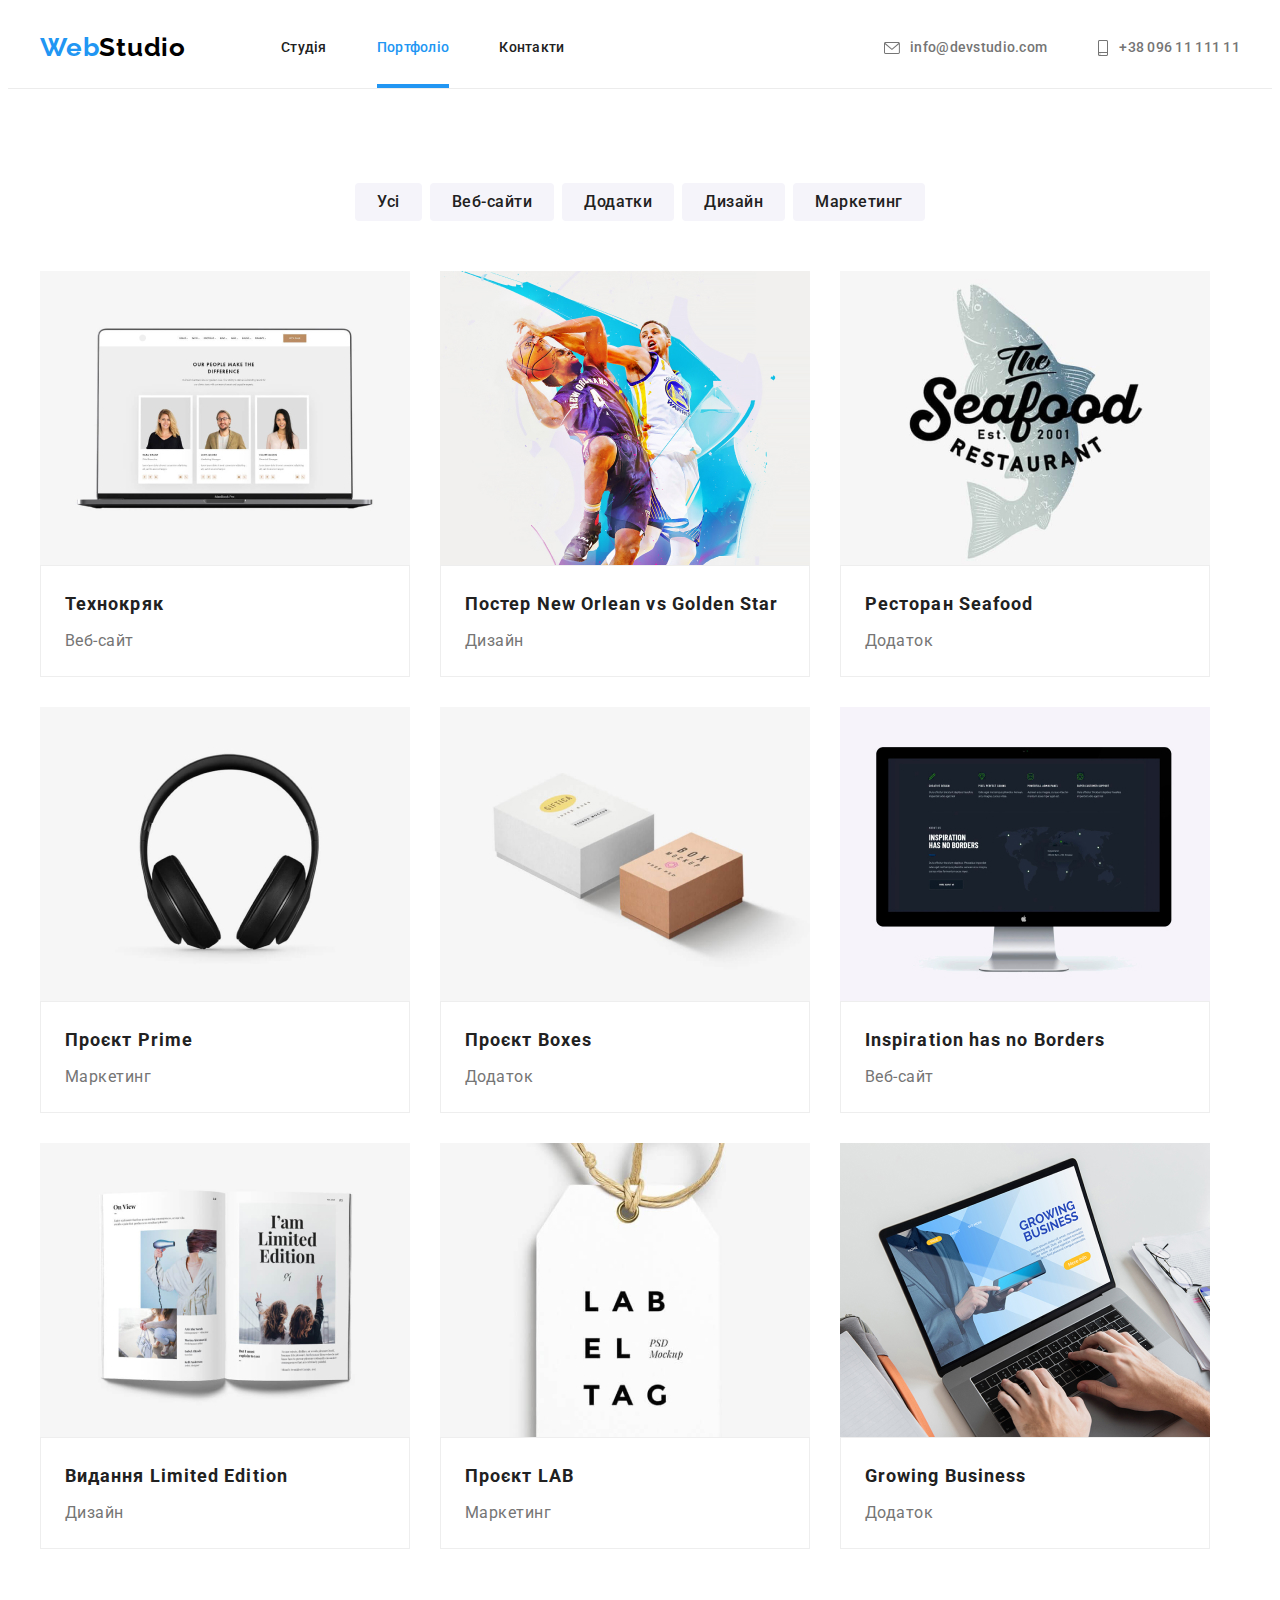
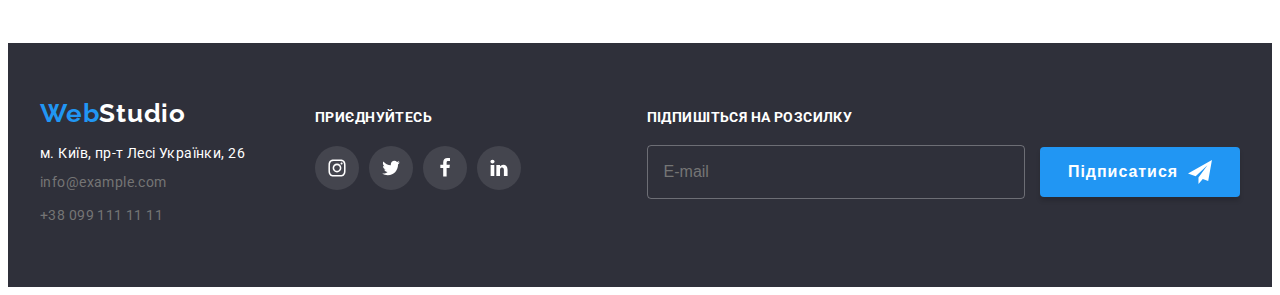
<file: portfolio.html>
<!DOCTYPE html>
<html lang="en">
<head>
    <meta charset="UTF-8">
    <meta name="viewport" content="width=device-width, initial-scale=1.0">
    <link rel="stylesheet" href="https://cdnjs.cloudflare.com/ajax/libs/modern-normalize/1.1.0/modern-normalize.min.css" 
    integrity="sha512-wpPYUAdjBVSE4KJnH1VR1HeZfpl1ub8YT/NKx4PuQ5NmX2tKuGu6U/JRp5y+Y8XG2tV+wKQpNHVUX03MfMFn9Q=="
     crossorigin="anonymous" referrerpolicy="no-referrer" />
    <link rel="preconnect" href="https://fonts.googleapis.com">
    <link rel="preconnect" href="https://fonts.gstatic.com" crossorigin>
    <link href="https://fonts.googleapis.com/css2?family=Raleway:wght@700&family=Roboto:wght@400;500;700;900&display=swap" rel="stylesheet">
    <!--<link rel="stylesheet" href="./css/styles.css">-->
    <link rel="stylesheet" href="./css/main.min.css">
    <title>WebStudio</title>
</head>
<body>
        <!--Info-->
    <header class="all-info">
        <div class="container header-box">
                        <a class="web-link" class="logo link" href="/index.html">Web<span class="logo">Studio</span></a>
                        <nav class="navigation">
                            <ul class="nav-list">
                                <li>
                                    <a href="./index.html" class="hero-nav">Студія</a> 
                                </li>
                                <li>
                                    <a href="./portfolio.html" class="hero-nav current">Портфоліо</a> 
                                </li>
                                <li>
                                    <a href="" class="hero-nav">Контакти</a>
                                </li>
                            </ul>
                        </nav>
                            <ul class="nav-list">
                                <li>
                                    <a href="mailto:info@devstudio.com" class="hero-nav-1">
                                        <svg class="icon-mail contact-icon" width="16" height="12">
                                            <use href="./images/symbol-defs.svg#icon-mail"></use>
                                           </svg>
                                           info@devstudio.com</a>
                                </li>
                                <li>
                                    <a href="tel:+38096111111" class="hero-nav-1">
                                        <svg class="icon-tel contact-icon" width="12" height="16">
                                            <use href="./images/symbol-defs.svg#icon-tel"></use>
                                        </svg>
                                        +38 096 11 111 11</a>
                                </li>
                            </ul>
                    </div>
                </header>
                <main class="container main-box"></main>
                    <section class="btn">
                        <div class="container">
                            <h1 class="visually-hidden">Общее</h1>
                            <ul class="btn-list">
                           <li>
                               <button class="btn-portfolio btn-port" type="button">Усі</button>
                           </li>
                           <li>
                               <button class="btn-portfolio btn-port" type="button">Веб-сайти</button>
                           </li>
                           <li>
                               <button class="btn-portfolio btn-port" type="button">Додатки</button>
                           </li>
                           <li>
                               <button class="btn-portfolio btn-port" type="button">Дизайн</button>
                           </li>
                           <li>
                               <button class="btn-portfolio btn-port" type="button">Маркетинг</button>
                           </li>
                       </ul>
                        <ul class="portfolio-list">
                        <li>
                            <a class="portfolio-border" href="#">
                                <div class="portfolio-work">
                                <img src="./images/portfolio-1.jpg" alt="user-photo" class="jpg" width="370" height="295">
                                <p class="overlay">Ресурс пропонує комплексні пропозиції з різним рівнем функціоналу та сервісів. Все це дозволить відвідувачу отримати вичерпні відомості про компанію чи приватну особу.</p>
                                </div>
                                <div class="portfolio">
                                 <h2 class="portfolio-title">Технокряк</h2>
                                 <p class="portfolio-name">Веб-сайт</p>
                                </div>
                            </a>
                        </li>
                        <li>
                            <a class="portfolio-border" href="#">
                                <div class="portfolio-work">
                                    <img class="portfolio-work" src="./images/portfolio-2.jpg" alt="user-photo" class="jpg" width="370" height="295">
                                    <p class="overlay">Ресурс пропонує комплексні пропозиції з різним рівнем функціоналу та сервісів. Все це дозволить відвідувачу отримати вичерпні відомості про компанію чи приватну особу.</p>
                                </div>
                                <div class="portfolio">
                                 <h2 class="portfolio-title">Постер New Orlean vs Golden Star</h2>
                                 <p class="portfolio-name">Дизайн</p>
                                </div></a>
                        </li>
                        <li>
                            <a class="portfolio-border" href="#">
                                <div class="portfolio-work">
                                    <img class="portfolio-work" src="./images/portfolio-3.jpg" alt="user-photo" class="jpg" width="370" height="295">
                                    <p class="overlay">Ресурс пропонує комплексні пропозиції з різним рівнем функціоналу та сервісів. Все це дозволить відвідувачу отримати вичерпні відомості про компанію чи приватну особу.</p>
                                </div>
                                <div class="portfolio">
                                 <h2 class="portfolio-title">Ресторан Seafood</h2>
                                 <p class="portfolio-name">Додаток</p>
                                </div>
                            </a>
                        </li>
                        <li>
                            <a class="portfolio-border" href="#">
                                <div class="portfolio-work">
                                    <img class="portfolio-work" src="./images/portfolio-4.jpg" alt="user-photo" class="jpg" width="370" height="295">
                                    <p class="overlay">Ресурс пропонує комплексні пропозиції з різним рівнем функціоналу та сервісів. Все це дозволить відвідувачу отримати вичерпні відомості про компанію чи приватну особу.</p>
                                </div>
                                <div class="portfolio">
                                 <h2 class="portfolio-title">Проєкт Prime</h2>
                                 <p class="portfolio-name">Маркетинг</p>
                                </div>
                            </a>
                        </li>
                        <li>
                            <a class="portfolio-border" href="#">
                                <div class="portfolio-work">
                                    <img class="portfolio-work" src="./images/portfolio-5.jpg" alt="user-photo" class="jpg" width="370" height="295">
                                    <p class="overlay">Ресурс пропонує комплексні пропозиції з різним рівнем функціоналу та сервісів. Все це дозволить відвідувачу отримати вичерпні відомості про компанію чи приватну особу.</p>
                                </div>
                                <div class="portfolio">
                                 <h2 class="portfolio-title">Проєкт Boxes</h2>
                                 <p class="portfolio-name">Додаток</p>
                                </div>
                            </a>
                        </li>
                        <li>
                            <a class="portfolio-border" href="#">
                                <div class="portfolio-work">
                                    <img class="portfolio-work" src="./images/portfolio-6.jpg" alt="user-photo" class="jpg" width="370" height="295">
                                    <p class="overlay">Ресурс пропонує комплексні пропозиції з різним рівнем функціоналу та сервісів. Все це дозволить відвідувачу отримати вичерпні відомості про компанію чи приватну особу.</p>
                                </div>
                                <div class="portfolio">
                                 <h2 class="portfolio-title">Inspiration has no Borders</h2>
                                 <p class="portfolio-name">Веб-сайт</p>
                                </div>
                            </a>
                        </li>
                        <li>
                            <a class="portfolio-border" href="#">
                                <div class="portfolio-work">
                                    <img class="portfolio-work" src="./images/portfolio-7.jpg" alt="user-photo" class="jpg" width="370" height="295">
                                    <p class="overlay">Ресурс пропонує комплексні пропозиції з різним рівнем функціоналу та сервісів. Все це дозволить відвідувачу отримати вичерпні відомості про компанію чи приватну особу.</p>
                                </div>
                                <div class="portfolio">
                                 <h2 class="portfolio-title">Видання Limited Edition</h2>
                                 <p class="portfolio-name">Дизайн</p>
                                </div>
                            </a>
                        </li>
                        <li>
                            <a class="portfolio-border" href="#">
                                <div class="portfolio-work">
                                    <img class="portfolio-work" src="./images/portfolio-8.jpg" alt="user-photo" class="jpg" width="370" height="295">
                                    <p class="overlay">Ресурс пропонує комплексні пропозиції з різним рівнем функціоналу та сервісів. Все це дозволить відвідувачу отримати вичерпні відомості про компанію чи приватну особу.</p>
                                </div>
                                <div class="portfolio">
                                 <h2 class="portfolio-title">Проєкт LAB</h2>
                                 <p class="portfolio-name">Маркетинг</p>
                                </div>
                            </a>
                        </li>
                        <li>
                            <a class="portfolio-border" href="#">
                                <div class="portfolio-work">
                                    <img class="portfolio-work" src="./images/portfolio-9.jpg" alt="user-photo" class="jpg" width="370" height="295">
                                    <p class="overlay">Ресурс пропонує комплексні пропозиції з різним рівнем функціоналу та сервісів. Все це дозволить відвідувачу отримати вичерпні відомості про компанію чи приватну особу.</p>
                                </div>
                                <div class="portfolio">
                                 <h2 class="portfolio-title">Growing Business</h2>
                                 <p class="portfolio-name">Додаток</p>
                                </div>
                            </a>
                        </li>
                    </ul>
                         </div>
                 </section>
                </main>
    <footer class="info">
        <div class="container">
            <div>
                <a class="web-link" class="logo link" href="/index.html">Web<span class="footer-logo">Studio</span></a>
                <address class="adress">
                    <ul class="adress-list">
                        <li class="navig">
                            <a class="nav-1" href="https://goo.gl/maps/CuGBia2X1jYm6iBx7" target="_blank" rel="noreferrer noopener">м. Київ, пр-т Лесі Українки, 26</a>
                        </li>
                        <li class="navig">
                            <a class="nav-2" href="mailto:info@devstudio.com">info@example.com</a>
                        </li>
                        <li class="navig">
                            <a class="nav-2" href="tel:+38096111111">+38 099 111 11 11 </a>
                        </li>
                    </ul>
            </div>
                </address>
                <div class="join">
                    <p class="join-title">Приєднуйтесь</p>
                    <ul class="join-box">
                      <li class="join-list-item">
                        <a href="" class="join-list-link">
                          <svg class="join-list-icon">
                          <use href="./images/symbol-defs.svg#icon-instagram" width="20" heigh="20"></use>
                        </svg>
                        </a>
                        
                      </li>
                      <li class="join-list-item">
                        <a href="" class="join-list-link">
                           <svg class="join-list-icon">
                          <use href="./images/symbol-defs.svg#icon-twitter" width="20" heigh="20"></use>
                        </svg>
                        </a>
                       
                      </li>
                      <li class="join-list-item">
                        <a href="" class="join-list-link">
                           <svg class="join-list-icon">
                          <use href="./images/symbol-defs.svg#icon-facebook" width="20" heigh="20"></use>
                        </svg>
                        </a>
                       
                      </li>
                      <li class="join-list-item">
                        <a href="" class="join-list-link">
                          <svg class="join-list-icon">
                          <use href="./images/symbol-defs.svg#icon-linkedin" width="20" heigh="20"></use>
                        </svg>
                        </a>
                        
                      </li>
                    </ul>
                  </div>
                  <div class="mailing-list">
                    <p class="mailing-list-title">ПІДПИШІТЬСЯ НА РОЗСИЛКУ</p>
                    <label>
                      <input type="text" class="mailing-list-form" placeholder="E-mail" pattern="[a-z][@]" name="user_mailing">
                      <button type="submit" class="mailing-list-button mailing-list-button-title">Підписатися 
                        <svg class="icon-send-mailing" width="24px" height="24px">
                        <use href="./images/symbol-defs.svg#icon-send"></use>
                    </svg>
                  </button>
                </label>
                    
                  </div>
    </footer>
</div>  

</body>
</html>
</file>
<file: css/main.min.css>
:root{--text-color-1: #212121}:root{--text-color-2: #FFFFFF}:root{--text-color-3: #2196F3}:root{--text-color-4: #000000}:root{--text-color-5: #757575}:root{--color-5: #188CE8}:root{--color-1: #2196F3}:root{--color-2: #EEEEEE}:root{--color-3: #ECECEC}:root{--color-4: #FFFFFF}:root{--background-color-1: #F5F4FA}:root{--background-color-2: #2F303A}:root{--background-color-3: #FFFFFF}:root{--icon-color-1: #AFB1B8}.visually-hidden{position:absolute;width:1px;height:1px;margin:-1px;border:0;padding:0;white-space:nowrap;clip-path:inset(100%);clip:rect(0 0 0 0);overflow:hidden}footer{background:#2f303a}h1{font-family:"Roboto",sans-serif}body{letter-spacing:.03em;font-size:14px;background-color:#fff;color:#212121;font-family:"Roboto",sans-serif}p{margin:0;padding:0}h1,h2,h3,h4,h5,h6,p{margin:0}img{display:block;max-width:100%;height:auto}address{font-style:normal}ul{list-style:none;padding:0;margin:0}a{text-decoration:none;color:currentColor}.container{width:1200px;margin-right:auto;margin-left:auto;padding-left:15px;padding-right:15px}.header-box{display:flex;align-items:center}.main-box{display:flex;align-items:center}.button-1,.btn-portfolio-1{display:block;margin:0 auto}.hero-background{background-color:#c4c4c4;background-image:linear-gradient(to right, rgba(47, 48, 58, 0.4), rgba(47, 48, 58, 0.4)),url(../images/hero-background.jpg);background-repeat:no-repeat;background-size:cover;background-position:center;max-width:1600px;height:600px;margin:0 auto}.hero{text-align:center;padding:200px 0}.hero-title{width:696px;margin:0 auto;margin-bottom:30px;font-style:normal;font-weight:900;font-size:44px;line-height:1.36;text-align:center;letter-spacing:.06em;text-transform:uppercase;color:#fff}.hero-button{padding:10px 32px;font-family:"Roboto";font-style:normal;font-weight:700;font-size:16px;line-height:30px;letter-spacing:.06em;cursor:pointer;box-shadow:0px 4px 4px rgba(0,0,0,.15);border-radius:4px;border:none;transition:color 250ms cubic-bezier(0.4, 0, 0.2, 1);background-color:var(--color-1);color:var(--text-color-2)}.hero-button:hover,.hero-button:focus{color:#000;background-color:var(--text-color-3)}.main-content{text-align:center;letter-spacing:.06em;text-transform:uppercase}.backdrop{position:fixed;top:0;left:0;z-index:100;width:100%;height:100%;background-color:rgba(0,0,0,.2);transition:opacity 250ms,visibility 250ms}.backdrop.is-hidden{opacity:0;visibility:hidden;pointer-events:none}.modal{position:absolute;top:50%;left:50%;transform:translate(-50%, -50%);width:528px;height:580px;background-color:var(--color-4);padding:40px}.modal-form-title{font-family:"Roboto";font-size:20px;font-weight:700;text-align:center;margin-bottom:30px}.modal-form{display:flex;flex-direction:column}.modal-form-field-commentar{margin-bottom:20px}.modal-form-field{margin-bottom:10px}.modal-form-input-wrapper{position:relative}.modal-form-input-icon{position:absolute;top:50%;left:12px;transform:translateY(-50%);width:18px;height:18px;fill:currentColor}.modal-form-input:focus+.modal-form-input-icon{fill:var(--color-1);transition:fill 250ms cubic-bezier(0.4, 0, 0.2, 1)}.modal-form-check-field{left:16px;display:flex;justify-content:center;color:var(--text-color-5)}.modal-form-input{width:100%;height:40px;border:1px solid rgba(33,33,33,.2);border-radius:4px;padding-left:42px}.modal-form-input:focus{outline:none;border-color:var(--color-1);transition:border 250ms cubic-bezier(0.4, 0, 0.2, 1)}.modal-form-field-desc{display:block;font-size:12px;color:var(--text-color-5);margin-bottom:4px}.modal-form-message{padding-top:12px;padding-left:16px;width:448px;height:120px;resize:none;border:1px solid rgba(33,33,33,.2);border-radius:4px}.modal-form-message:focus{outline:none;border-color:var(--color-1);transition:border 250ms cubic-bezier(0.4, 0, 0.2, 1)}.modal-close-btn{position:absolute;display:flex;align-items:center;justify-content:center;width:30px;height:30px;border-radius:50%;margin-right:8px;margin-top:8px;cursor:pointer;top:0;right:0;background-color:rgba(0,0,0,0);border:1px solid #303030;padding:0}.modal-close-btn:hover,.modal-close-btn:focus{outline:none;border-color:var(--color-1);transition:border 250ms cubic-bezier(0.4, 0, 0.2, 1)}.modal-close-icon:hover,.modal-close-icon:focus{fill:var(--color-1);transition:fill 250ms cubic-bezier(0.4, 0, 0.2, 1)}.checkbox-title{color:var(--color-1)}.modal-form-subbmit{font-family:"Roboto";font-style:normal;font-weight:700;font-size:16px;line-height:30px;letter-spacing:.06em;cursor:pointer;margin-top:30px;margin-left:auto;margin-right:auto;width:200px;height:50px;color:var(--color-4);background-color:var(--color-1);box-shadow:0px 4px 4px rgba(0,0,0,.15);border-radius:4px;transition:background-color 250ms cubic-bezier(0.4, 0, 0.2, 1);border:none}.modal-form-subbmit:hover,.modal-form-subbmit:focus{background-color:var(--color-5)}.modal-input-block:focus+.modal-input-icon{fill:var(--color-1)}.checkbox-title-form{margin-left:10px}.sub-list{list-style:none;display:flex;column-gap:30px}.sub{padding:94px 0}.svg-box{display:flex;align-items:center;justify-content:center;height:120px;width:100%;background-color:#f5f4fa;margin-bottom:30px}.icon-antena{justify-content:center;align-items:center;width:70px;height:70px}.icon-clock{justify-content:center;align-items:center;width:70px;height:70px}.icon-progress{justify-content:center;align-items:center;width:70px;height:70px}.icon-space{justify-content:center;align-items:center;width:70px;height:70px}.subtitle{font-weight:700;font-size:14px;line-height:1.14;text-transform:uppercase;margin-bottom:10px}.text-1{line-height:1.71;color:#757575}.text-2{line-height:1.71;color:#757575}.text-3{line-height:1.71;color:#757575}.text-4{line-height:1.71;color:#757575}.item{width:270px}.work-list{list-style:none;display:flex;gap:30px}.work-title{font-family:"Roboto";position:absolute;top:0;left:0;width:180px;height:16px;padding:27px 95px;color:var(--text-color-2);line-height:16px}.work{position:relative}.working{padding-bottom:94px}.section-title-1{margin-bottom:50px;font-weight:700;font-size:36px;line-height:42px;text-align:center;letter-spacing:.03em;color:#212121}.work{color:#212121}.work-title-overlay{position:absolute;text-transform:uppercase;display:flex;align-items:center;justify-content:center;font-weight:700;bottom:0;width:100%;height:70px;background-color:rgba(47,48,58,.8);color:var(--text-color-2)}.section-title-2{margin-bottom:50px;font-weight:700;font-size:36px;line-height:42px;text-align:center;letter-spacing:.03em;color:#212121}.pic-team-1{background:url(4853);border-radius:0px}.pic-team-2{background:url(5844);border-radius:0px}.pic-team-3{background:url(16166);border-radius:0px}.pic-team-4{background:url(2968);border-radius:0px}.team-name-1 .team-name-2 .team-name-3 .team-name-4{display:flex;flex-wrap:wrap}.job-name-1 .job-name-2 .job-name-3 .job-name-4{display:flex;flex-wrap:wrap}.names{margin-top:10px}.teams .names{background-color:#fff}.Team{background:#f5f4fa;padding:94px 0}.team-name-1{font-family:"Roboto";font-style:normal;font-weight:500;font-size:16px;line-height:19px;text-align:center;letter-spacing:.03em;color:#212121}.team-name-2{font-family:"Roboto";font-style:normal;font-weight:500;font-size:16px;line-height:19px;text-align:center;letter-spacing:.03em;color:#212121}.team-name-3{font-family:"Roboto";font-style:normal;font-weight:500;font-size:16px;line-height:19px;text-align:center;letter-spacing:.03em;color:#212121}.team-name-4{font-family:"Roboto";font-style:normal;font-weight:500;font-size:16px;line-height:19px;text-align:center;letter-spacing:.03em;color:#212121}.job-name-1{font-family:"Roboto";font-style:normal;font-weight:400;font-size:16px;line-height:19px;text-align:center;letter-spacing:.03em;color:#757575}.job-name-2{font-family:"Roboto";font-style:normal;font-weight:400;font-size:16px;line-height:19px;text-align:center;letter-spacing:.03em;color:#757575}.job-name-3{font-family:"Roboto";font-style:normal;font-weight:400;font-size:16px;line-height:19px;text-align:center;letter-spacing:.03em;color:#757575}.job-name-4{font-family:"Roboto";font-style:normal;font-weight:400;font-size:16px;line-height:19px;text-align:center;letter-spacing:.03em;color:#757575}.job-list{display:flex;gap:30px}.name{padding:30px 0}.job-list .jobs{background:#fff;box-shadow:0px 1px 3px rgba(0,0,0,.12),0px 1px 1px rgba(0,0,0,.14),0px 2px 1px rgba(0,0,0,.2);border-radius:0px 0px 4px 4px}.social-list-icon{fill:currentColor}.social-list-link{display:flex;align-items:center;justify-content:center;width:44px;height:44px;border-radius:50%;color:var(--icon-color-1);transition:color 250ms cubic-bezier(0.4, 0, 0.2, 1),background-color 250ms cubic-bezier(0.4, 0, 0.2, 1)}.social-list-link:hover,.social-list-link:focus{background-color:var(--color-1);color:var(--text-color-2)}.social-list{display:flex;justify-content:center;column-gap:10px;margin-top:16px}.clients{padding:94px 0}.client-box{display:flex;column-gap:30px}.clients-link{display:flex;align-items:center;justify-content:center;height:92px;width:170px;border:1px solid #afb1b8;border-radius:4px;color:var(--icon-color-1);fill:currentColor;transition:color 250ms cubic-bezier(0.4, 0, 0.2, 1),border 250ms cubic-bezier(0.4, 0, 0.2, 1)}.clients-link:hover,.clients-link:focus{border:1px solid var(--color-1);color:var(--color-1)}.clients-title{margin-bottom:50px;color:var(--text-color-1);font-weight:700;font-size:36px;line-height:1.16;text-align:center;letter-spacing:.03em}.all-info{border-bottom:1px solid var(--color-3)}.btn{padding:94px 0}.btn-list{column-gap:8px;margin-bottom:50px;justify-content:center;display:flex}.btn-port{background-color:var(--background-color-3);color:var(--text-color-4);padding:6px 22px}.btn-portfolio{font-family:"Roboto";font-weight:500;font-size:16px;line-height:26px;text-align:center;border:none;letter-spacing:.03em;color:#212121;background:#f5f4fa;border-radius:4px;cursor:pointer;transition:box-shadow 250ms cubic-bezier(0.4, 0, 0.2, 1),color 250ms cubic-bezier(0.4, 0, 0.2, 1),background-color 250ms cubic-bezier(0.4, 0, 0.2, 1)}.btn-portfolio:hover,.btn-portfolio:focus{box-shadow:0px 3px 1px rgba(0,0,0,.1),0px 1px 2px rgba(0,0,0,.08),0px 2px 2px rgba(0,0,0,.12);color:var(--text-color-2);background-color:var(--text-color-3)}.portfolio{padding:20px 24px;border:1px solid #eee}.portfolio-border{display:block;transition:box-shadow 250ms cubic-bezier(0.4, 0, 0.2, 1)}.portfolio-border:hover,.portfolio-border:focus{box-shadow:0px 1px 1px rgba(0,0,0,.12),0px 4px 4px rgba(0,0,0,.06),1px 4px 6px rgba(0,0,0,.16)}.portfolio-work{position:relative;overflow:hidden}.portfolio-border:hover .overlay{transform:translateY(0%)}.portfolio-title{margin-bottom:4px;font-family:"Roboto";font-style:normal;font-weight:700;font-size:18px;line-height:36px;letter-spacing:.06em;color:#212121}.portfolio-name{font-family:"Roboto";font-style:normal;font-weight:400;font-size:16px;line-height:30px;letter-spacing:.03em;color:#757575}.overlay{font-family:"Roboto";position:absolute;top:0;left:0;width:100%;height:100%;background-color:rgba(33,150,243,.9);color:var(--text-color-2);padding:63px 24px;line-height:28px;overflow:auto;transform:translateY(100%);transition:250ms cubic-bezier(0.4, 0, 0.2, 1)}.portfolio-list{display:flex;flex-wrap:wrap;gap:30px}.web-link{text-decoration:none;font-family:"Raleway",sans-serif;font-weight:700;font-size:26px;line-height:.83;letter-spacing:.03em;color:var(--text-color-3)}.nav-list{align-items:center;list-style:none;display:flex;align-items:center;gap:50px;margin-left:auto}.hero-nav{padding-top:32px;padding-bottom:32px;display:inline-block;text-decoration:none;font-weight:500;font-size:14px;line-height:1.14;letter-spacing:.02em;transition:250ms cubic-bezier(0.4, 0, 0.2, 1);color:#212121}.hero-nav:hover,.hero-nav:focus{color:var(--text-color-3)}.current::after{content:"";position:absolute;display:block;width:100%;height:4px;bottom:0;background-color:#2196f3}.current{color:var(--text-color-3);position:relative}.hero-nav-1{text-decoration:none;font-weight:500;font-size:14px;line-height:1.14;letter-spacing:.02em;align-items:center;display:flex;transition:250ms cubic-bezier(0.4, 0, 0.2, 1);color:#757575}.hero-nav-1:hover,.hero-nav-1:focus{color:var(--text-color-3)}.icon-mail{margin-right:10px}.icon-tel{margin-right:10px}.icon-tel:hover .icon-tel:focus{color:var(--color-1)}.contact-icon{fill:currentColor}.logo-link{color:var(--text-color-3)}.logo{color:#000}.navigation{margin-left:95px}.info{padding:60px 0;background:#2f303a}.navig:not(:last-child){margin-bottom:9px}.mail-1{text-decoration:none;color:#757575}.mail-1:hover,.mail-1:focus{color:var(--text-color-3)}.tel-1{text-decoration:none;color:#757575}.tel-1:hover,.tel-1:focus{color:var(--text-color-3)}.adress{margin-top:20px}.adress-1{color:#fff;line-height:1.71;text-decoration:none}.adress-1:hover,.adress:focus{color:var(--text-color-3)}.nav-1{color:#fff;text-decoration:none;transition:color 250ms cubic-bezier(0.4, 0, 0.2, 1)}.nav-1:hover,.nav-2:focus{color:var(--text-color-3)}.nav-2{font-family:"Roboto";text-decoration:none;font-style:normal;font-weight:400;font-size:14px;line-height:24px;letter-spacing:.03em;cursor:pointer;color:#757575;transition:color 250ms cubic-bezier(0.4, 0, 0.2, 1)}.nav-2:hover,.nav-2:focus{color:var(--text-color-3)}.info .container{display:flex;align-items:baseline}.join-box{display:flex;justify-content:center;column-gap:10px}.join{margin-left:70px}.join-title{margin-bottom:20px;font-style:normal;font-weight:700;font-size:14px;line-height:1.14;letter-spacing:.03em;text-transform:uppercase;color:#fff}.join-list-icon{width:20px;height:20px;fill:#fff}.join-list-item{display:flex;justify-content:center}.join-list-link{display:flex;align-items:center;justify-content:center;width:44px;height:44px;border-radius:50%;transition:color 250ms cubic-bezier(0.4, 0, 0.2, 1),background-color 250ms cubic-bezier(0.4, 0, 0.2, 1);background-color:rgba(255,255,255,.1)}.join-list-link:hover,.join-list-link:focus{background-color:var(--color-1)}.mailing-list{margin-left:auto}.mailing-list-title{font-weight:700;font-size:14px;margin-bottom:20px;color:var(--color-4)}.mailing-list-form{border:1px solid rgba(255,255,255,.3);border-radius:4px;width:358px;height:50px;background-color:rgba(0,0,0,0);padding-left:16px;font-size:16px;line-height:1.25;color:#fff}.mailing-list-button{display:inline-flex;align-items:center;cursor:pointer;margin-left:12px;width:200px;height:50px;box-shadow:0px 4px 4px rgba(0,0,0,.15);border-radius:4px;color:var(--color-4);background:var(--color-1);transition:color 250ms cubic-bezier(0.4, 0, 0.2, 1);border:none;letter-spacing:.06em}.mailing-list-button:hover,.mailing-list-button:focus{color:#000;background-color:var(--text-color-3)}.mailing-list-button-title{padding:10px 28px;font-weight:700;font-size:16px}.icon-send-mailing{margin-left:10px;color:var(--color-4)}.mailing-list-form:focus{outline:none;border-color:var(--color-1);transition:border 250ms cubic-bezier(0.4, 0, 0.2, 1)}.footer-logo{color:#fff}/*# sourceMappingURL=main.min.css.map */n-left:12px;width:200px;height:50px;box-shadow:0px 4px 4px rgba(0,0,0,.15);border-radius:4px;color:var(--color-4);background:var(--color-1);transition:color 250ms cubic-bezier(0.4, 0, 0.2, 1);border:none;letter-spacing:.06em}.mailing-list-button:hover,.mailing-list-button:focus{color:#000;background-color:var(--text-color-3)}.mailing-list-button-title{padding:10px 28px;font-weight:700;font-size:16px}.icon-send-mailing{margin-left:10px;color:var(--color-4)}.mailing-list-form:focus{outline:none;border-color:var(--color-1);transition:border 250ms cubic-bezier(0.4, 0, 0.2, 1)}.footer-logo{color:#fff}/*# sourceMappingURL=main.min.css.map */
</file>
